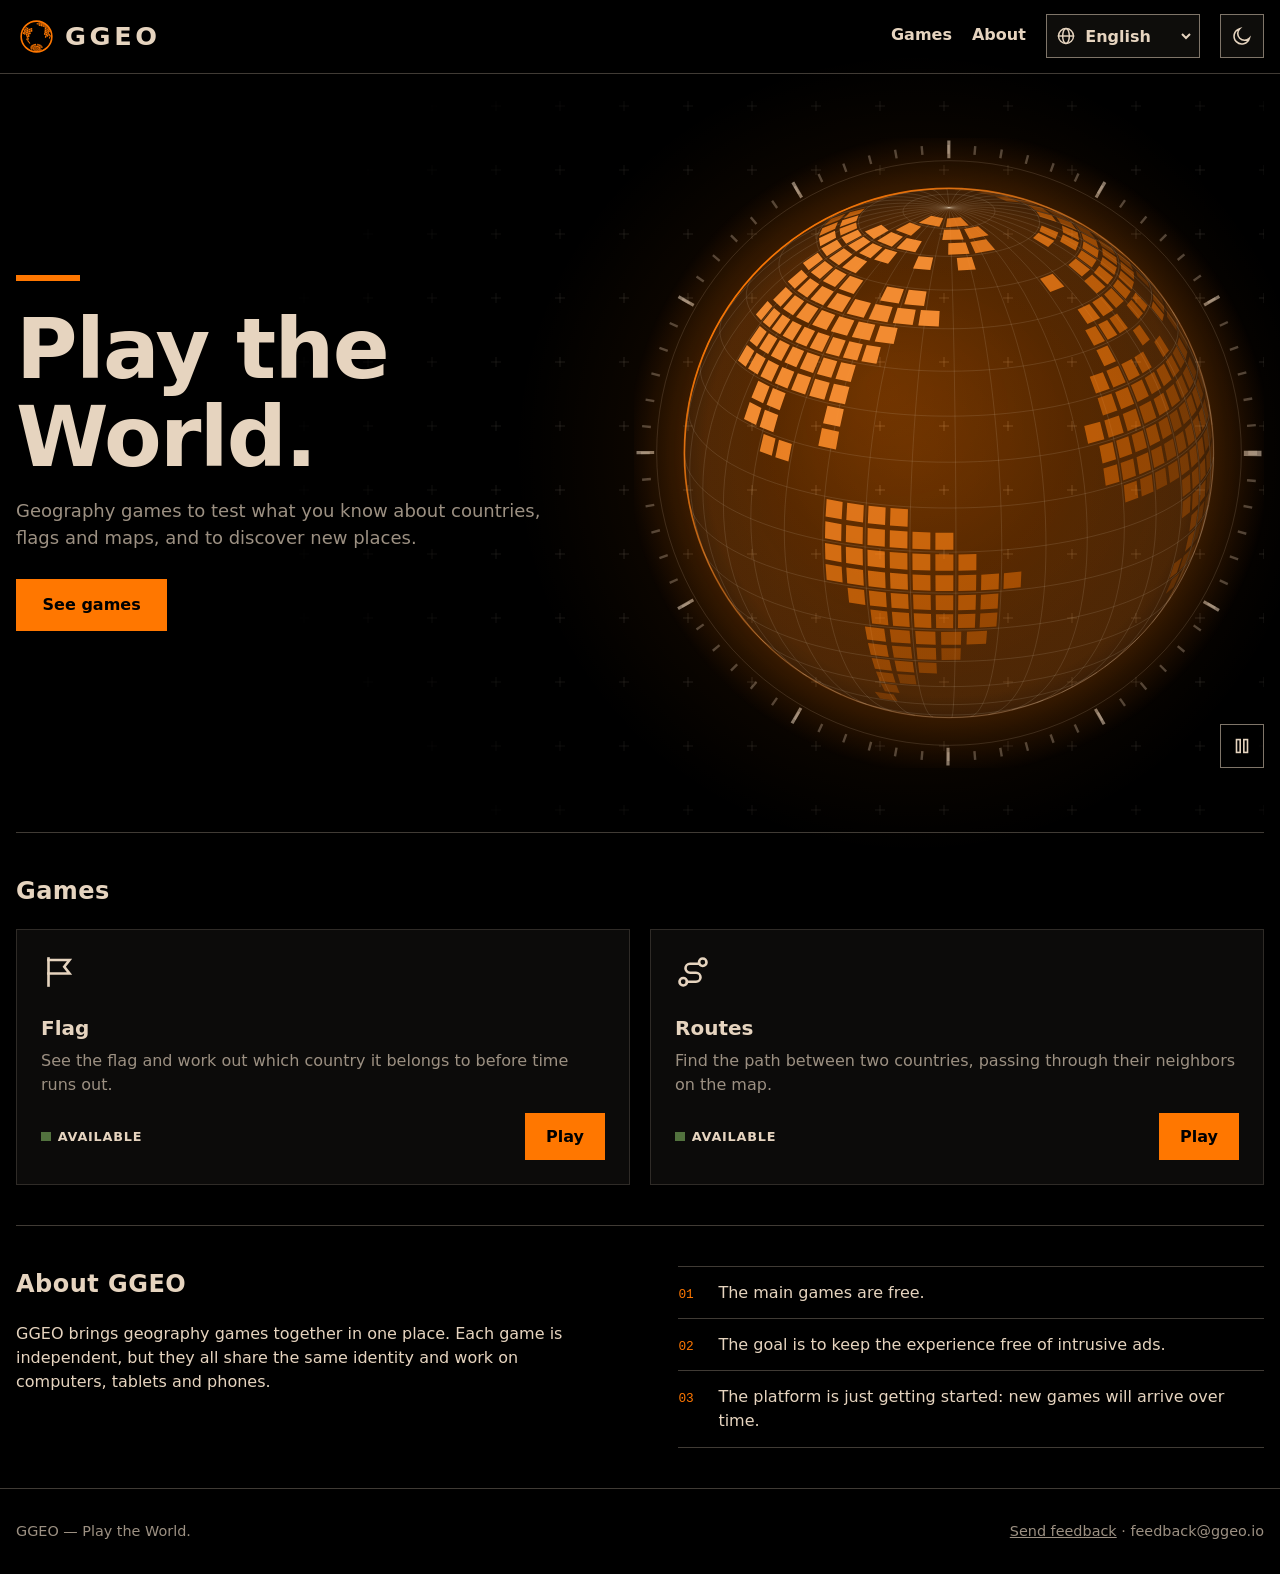
<file: index.html>
<!DOCTYPE html>
<html lang="pt-BR" data-theme="dark">
<head>
    <meta charset="UTF-8">
    <meta name="viewport" content="width=device-width, initial-scale=1.0">
    <title data-i18n="home.title">GGEO — Play the World</title>
    <meta name="description" data-i18n-attr="content:home.description" content="GGEO: jogos de geografia para testar o que você sabe sobre países, bandeiras e mapas.">
    <link rel="icon" type="image/svg+xml" href="assets/favicon.svg">
    <link rel="icon" href="favicon.ico" sizes="48x48">
    <link rel="icon" type="image/png" sizes="48x48" href="assets/favicon-48.png">
    <link rel="icon" type="image/png" sizes="32x32" href="assets/favicon-32.png">
    <link rel="icon" type="image/png" sizes="192x192" href="assets/icon-192.png">
    <link rel="apple-touch-icon" href="assets/apple-touch-icon.png">
    <meta name="theme-color" content="#000000">

    <!-- Prévia ao compartilhar o link (WhatsApp, Discord, redes sociais). As URLs
         precisam ser completas; o domínio definitivo é https://ggeo.io/. -->
    <meta property="og:type" content="website">
    <meta property="og:site_name" content="GGEO">
    <meta property="og:title" content="GGEO — Play the World">
    <meta property="og:description" content="Geography games: test what you know about countries, flags and maps. / Jogos de geografia para testar o que você sabe sobre países, bandeiras e mapas.">
    <meta property="og:url" content="https://ggeo.io/">
    <meta property="og:image" content="https://ggeo.io/assets/og-image.png?v=2">
    <meta property="og:image:width" content="1200">
    <meta property="og:image:height" content="630">
    <meta name="twitter:card" content="summary_large_image">
    <meta name="twitter:image" content="https://ggeo.io/assets/og-image.png?v=2">

    <!-- Idioma escolhido antes de desenhar a página. Veja js/lang.js -->
    <script src="js/lang.js"></script>
    <!-- Tema aplicado antes de desenhar a página (evita piscar). Veja js/theme.js -->
    <script src="js/theme.js"></script>
    <link rel="stylesheet" href="css/main.css">
    <link rel="stylesheet" href="css/components.css">
</head>
<body>
    <a class="skip-link" href="#conteudo" data-i18n="a11y.skip">Pular para o conteúdo</a>

    <header class="site-header">
        <div class="page site-header__inner">
            <!-- Marca do globo + nome em texto (a marca é desenhada por CSS, veja .brand-mark). -->
            <a class="wordmark" href="index.html" data-i18n-attr="aria-label:nav.homeAria" aria-label="GGEO, página inicial"><span class="brand-mark" aria-hidden="true"></span>GGEO</a>
            <nav class="nav" data-i18n-attr="aria-label:nav.main" aria-label="Principal">
                <a href="#jogos" data-i18n="nav.games">Jogos</a>
                <a href="#sobre" data-i18n="nav.about">Sobre</a>
                <div class="lang-picker"><svg class="icon" aria-hidden="true" focusable="false"><use href="assets/icons.svg#globe"/></svg><select data-lang-select data-i18n-attr="aria-label:lang.label" aria-label="Idioma"></select></div>
                <button class="icon-btn" type="button" data-theme-toggle><svg class="icon icon--moon" aria-hidden="true" focusable="false"><use href="assets/icons.svg#moon"/></svg><svg class="icon icon--sun" aria-hidden="true" focusable="false"><use href="assets/icons.svg#sun"/></svg></button>
            </nav>
        </div>
    </header>

    <main id="conteudo">
        <section class="page hero">
            <div class="hero__copy">
                <h1 data-i18n="home.heroTitle">Play the World.</h1>
                <p data-i18n="home.heroText">Jogos de geografia para testar o que você sabe sobre países, bandeiras e mapas, e descobrir lugares novos.</p>
                <a class="btn btn-primary" href="#jogos" data-i18n="home.seeGames">Ver jogos</a>
            </div>

            <!-- Globo 3D decorativo, desenhado por js/globe.js (escondido de leitores de tela).
                 O anel com marcas é só enfeite cartográfico. Sem JavaScript, aparece a logo parada.
                 O botão de pausa só aparece quando o globo está ativo (js/globe.js o libera). -->
            <div class="hero__visual">
                <svg class="hero__bezel" viewBox="0 0 100 100" focusable="false" aria-hidden="true">
                    <circle class="hero__bezel-ring" cx="50" cy="50" r="46.4" />
                    <circle class="hero__bezel-ticks" cx="50" cy="50" r="48.2" pathLength="360" />
                    <circle class="hero__bezel-ticks hero__bezel-major" cx="50" cy="50" r="48.2" pathLength="360" />
                </svg>
                <canvas class="hero__globe" data-globe aria-hidden="true"></canvas>
                <button class="icon-btn hero__motion" type="button" data-globe-toggle hidden aria-pressed="true" data-i18n-attr="aria-label:globe.rotate; title:globe.rotate" aria-label="Girar o globo" title="Girar o globo"><svg class="icon icon--pause" aria-hidden="true" focusable="false"><use href="assets/icons.svg#pause"/></svg><svg class="icon icon--play" aria-hidden="true" focusable="false"><use href="assets/icons.svg#play"/></svg></button>
                <noscript><img class="hero__fallback" src="assets/logo-globe.svg" alt="" width="600" height="600"></noscript>
            </div>
        </section>

        <section class="page section" id="jogos" aria-labelledby="jogos-titulo">
            <h2 id="jogos-titulo" data-i18n="home.gamesTitle">Jogos</h2>
            <div id="catalog" class="catalog">
                <noscript>Ative o JavaScript para ver a lista de jogos.</noscript>
            </div>
        </section>

        <section class="page section about" id="sobre" aria-labelledby="sobre-titulo">
            <h2 id="sobre-titulo" data-i18n="home.aboutTitle">Sobre a GGEO</h2>
            <p data-i18n="home.aboutText">A GGEO reúne jogos de geografia em um só lugar. Cada jogo é independente, mas todos compartilham a mesma identidade e funcionam no computador, no tablet e no celular.</p>
            <ul>
                <li data-i18n="home.about1">Os jogos principais são gratuitos.</li>
                <li data-i18n="home.about2">A ideia é manter a experiência sem anúncios intrusivos.</li>
                <li data-i18n="home.about3">A plataforma está no começo: novos jogos virão aos poucos.</li>
            </ul>
        </section>
    </main>

    <footer class="site-footer">
        <div class="page site-footer__row">
            <span data-i18n="footer.tagline">GGEO — Play the World.</span>
            <span class="site-footer__feedback"><a class="feedback-link" data-feedback data-i18n="feedback.link">Enviar feedback</a></span>
        </div>
    </footer>

    <script type="module" src="js/main.js"></script>
    <script type="module" src="js/feedback.js"></script>
    <script type="module" src="js/globe.js"></script>
</body>
</html>
</file>
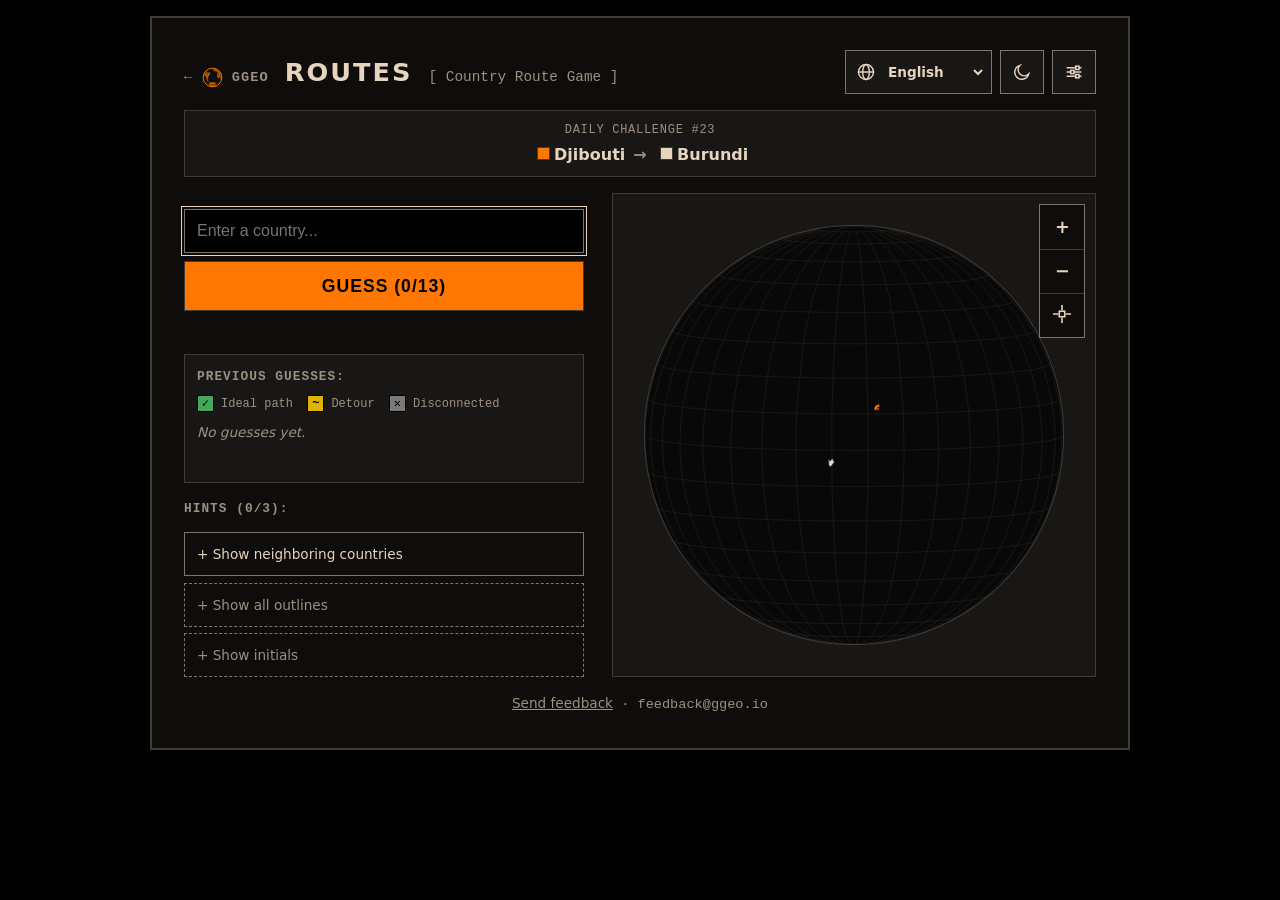
<file: games/rotas/index.html>
<!DOCTYPE html>
<html lang="pt-BR" data-theme="dark">
<head>
    <meta charset="UTF-8">
    <meta name="viewport" content="width=device-width, initial-scale=1.0">
    <title data-i18n="rotas.pageTitle">Rotas — GGEO</title>
    <link rel="icon" type="image/svg+xml" href="../../assets/favicon.svg">
    <link rel="icon" type="image/png" sizes="32x32" href="../../assets/favicon-32.png">
    <link rel="apple-touch-icon" href="../../assets/apple-touch-icon.png">
    <meta name="theme-color" content="#000000">

    <!-- Prévia ao compartilhar o link (WhatsApp, Discord, redes sociais). As URLs
         precisam ser completas; o domínio definitivo é https://ggeo.io/. -->
    <meta property="og:type" content="website">
    <meta property="og:site_name" content="GGEO">
    <meta property="og:title" content="Rotas — GGEO">
    <meta property="og:description" content="Find the path between two countries through their neighbors. / Descubra o caminho entre dois países, passando pelos vizinhos.">
    <meta property="og:url" content="https://ggeo.io/games/rotas/">
    <meta property="og:image" content="https://ggeo.io/assets/og-image.png?v=2">
    <meta property="og:image:width" content="1200">
    <meta property="og:image:height" content="630">
    <meta name="twitter:card" content="summary_large_image">
    <meta name="twitter:image" content="https://ggeo.io/assets/og-image.png?v=2">
    <!-- Idioma, fonte e tema são aplicados antes de desenhar a página. Veja js/lang.js, js/font.js e js/theme.js -->
    <script src="../../js/lang.js"></script>
    <script src="../../js/font.js"></script>
    <script src="../../js/theme.js"></script>
    <link rel="stylesheet" href="../../css/main.css">
    <link rel="stylesheet" href="../../css/game-shell.css">
    <link rel="stylesheet" href="style.css">
    <!-- d3 (globo 3D), guardado no próprio repositório: js/vendor/. Roda antes de game.js. -->
    <script defer src="../../js/vendor/d3.min.js"></script>
    <script type="module" src="../../js/feedback.js"></script>
    <script type="module" src="game.js"></script>
</head>
<body>

    <main class="container rotas">
        <!-- BARRA DO TOPO: voltar, nome do jogo e descrição ao lado dos botões -->
        <div class="topbar">
            <div class="topbar-title">
                <a class="back-platform" href="../../index.html">← <span class="brand-mark" aria-hidden="true"></span>GGEO</a>
                <h1 data-i18n="rotas.title">Rotas</h1>
                <p class="subtitle" data-i18n="rotas.subtitle">[ Jogo de Rotas entre Países ]</p>
            </div>
        <div class="top-controls">
            <div class="lang-picker"><svg class="icon" aria-hidden="true" focusable="false"><use href="../../assets/icons.svg#globe"/></svg><select data-lang-select data-i18n-attr="aria-label:lang.label" aria-label="Idioma"></select></div>
            <button class="icon-btn" id="theme-toggle" data-theme-toggle><svg class="icon icon--moon" aria-hidden="true" focusable="false"><use href="../../assets/icons.svg#moon"/></svg><svg class="icon icon--sun" aria-hidden="true" focusable="false"><use href="../../assets/icons.svg#sun"/></svg></button>
            <button class="icon-btn" id="settings-btn" aria-expanded="false" aria-controls="settings-modal" data-i18n-attr="title:settings.title; aria-label:settings.title" title="Configurações" aria-label="Configurações"><svg class="icon" aria-hidden="true" focusable="false"><use href="../../assets/icons.svg#settings"/></svg></button>
        </div>
        </div>

        <!-- CONFIGURAÇÕES -->
        <div id="settings-modal" class="settings-modal">
            <label for="font-size-select" data-i18n="settings.fontSize">Tamanho da Fonte:</label>
            <select id="font-size-select" data-font-select>
                <option value="small" data-i18n="settings.font.small">Pequena</option>
                <option value="medium" data-i18n="settings.font.medium" selected>Média</option>
                <option value="large" data-i18n="settings.font.large">Grande</option>
                <option value="xlarge" data-i18n="settings.font.xlarge">Muito Grande</option>
            </select>
            <label class="check-row"><input type="checkbox" data-sound-toggle checked> <span data-i18n="settings.sound">Efeitos sonoros</span></label>
        </div>

        <div class="rotas-layout">
            <!-- Origem e destino -->
            <p id="route" class="route" aria-live="polite" data-i18n="rotas.loading">Carregando mapa e fronteiras...</p>

            <!-- Campo de palpite com sugestões -->
            <div class="guess-area">
                <div class="combo">
                    <input type="text" id="country-input" autocomplete="off" autocapitalize="off" spellcheck="false" disabled
                        role="combobox" aria-autocomplete="list" aria-expanded="false" aria-controls="suggestions"
                        data-i18n-attr="placeholder:rotas.placeholder; aria-label:rotas.placeholder"
                        placeholder="Insira um país..." aria-label="Insira um país...">
                    <ul id="suggestions" class="suggestions hidden" role="listbox"></ul>
                </div>
                <button class="btn-primary" id="guess-btn" disabled>…</button>
                <p id="status" class="status" role="status"></p>
            </div>

            <!-- Palpites anteriores -->
            <section class="guesses" aria-labelledby="guesses-title">
                <h2 id="guesses-title" class="section-title" data-i18n="rotas.guessesTitle">Palpites anteriores:</h2>
                <ul id="legend" class="legend" aria-hidden="true"></ul>
                <ol id="guesses-list" class="guesses-list"></ol>
            </section>

            <!-- Dicas em sequência: cada uma libera a próxima -->
            <section class="hints" aria-labelledby="hints-title">
                <h2 id="hints-title" class="section-title">…</h2>
                <button class="hint-btn" id="hint-1-btn" data-i18n="rotas.hint1">+ Mostrar países vizinhos</button>
                <button class="hint-btn" id="hint-2-btn" data-i18n="rotas.hint2" disabled>+ Mostrar todos os contornos</button>
                <button class="hint-btn" id="hint-3-btn" data-i18n="rotas.hint3" disabled>+ Mostrar iniciais</button>
                <p id="hint-3-note" class="hint-note hidden" data-i18n="rotas.hint3Note">Toque ou passe o mouse sobre um país para ver a inicial.</p>
            </section>

            <!-- Resultado: ocupa o lugar da busca, dos palpites e das dicas quando a rodada acaba -->
            <section id="result" class="result hidden" aria-labelledby="result-title">
                <h2 id="result-title">…</h2>
                <p id="result-text" class="result-text hidden"></p>
                <dl id="result-stats" class="result-stats"></dl>
                <ul id="result-marks" class="result-marks" aria-hidden="true"></ul>
                <div id="your-route-block">
                    <p class="ideal-label" data-i18n="rotas.res.yourRoute">Sua rota:</p>
                    <p id="your-route" class="ideal-route"></p>
                </div>
                <p class="ideal-label" data-i18n="rotas.idealRoute">Uma das menores rotas:</p>
                <p id="ideal-route" class="ideal-route"></p>
                <p class="hint-note" data-i18n="rotas.res.mapHint">Explore o mapa: passe o mouse ou toque nos países para ver os nomes.</p>
                <button class="btn-primary" id="play-again-btn" data-i18n="rotas.playAgain">Jogar novamente</button>
                <button class="secondary-btn" id="share-btn" data-i18n="rotas.res.share">Compartilhar resultado</button>
                <button class="secondary-btn" id="share-image-btn" data-i18n="share.image">Compartilhar imagem</button>
                <p id="share-status" class="status" role="status"></p>
            </section>

            <!-- Globo -->
            <div class="globe-wrap">
                <div id="map" class="map" role="img" data-i18n-attr="aria-label:rotas.mapLabel" aria-label="Globo. Arraste para girar."></div>
                <div id="tooltip" class="tooltip hidden" role="presentation"></div>
                <div class="map-controls">
                    <button id="zoom-in-btn" data-i18n-attr="aria-label:rotas.zoomIn; title:rotas.zoomIn" aria-label="Aproximar" title="Aproximar">+</button>
                    <button id="zoom-out-btn" data-i18n-attr="aria-label:rotas.zoomOut; title:rotas.zoomOut" aria-label="Afastar" title="Afastar">−</button>
                    <button id="center-map-btn" data-i18n-attr="aria-label:rotas.center; title:rotas.center" aria-label="Centralizar o mapa" title="Centralizar o mapa"><svg class="icon" aria-hidden="true" focusable="false"><use href="../../assets/icons.svg#recenter"/></svg></button>
                </div>
            </div>
        </div>

        <p class="game-feedback"><a class="feedback-link" data-feedback data-i18n="feedback.link">Enviar feedback</a></p>

        <noscript><p>JavaScript is required / Requer JavaScript.</p></noscript>
    </main>

</body>
</html>
</file>
<file: css/main.css>
/* =============================================================
   GGEO — paleta, tema claro/escuro e base
   -------------------------------------------------------------
   Para refinar as cores, mexa SOMENTE nos valores --ggeo-* abaixo.
   Todo o resto (superfícies, bordas, texto secundário) é derivado
   deles e se ajusta sozinho nos dois temas.

   O tema é escolhido por <html data-theme="dark|light">, definido
   por js/theme.js. Sem esse atributo vale o tema escuro.
   ============================================================= */

:root {
    /* Paleta — tema escuro (padrão) */
    --ggeo-black: #000000;
    --ggeo-beige: #E6D4BF;
    --ggeo-green: #52723E;
    --ggeo-orange: #FF7700;

    /* Papéis: o que cada cor faz na interface */
    --bg: var(--ggeo-black);
    --fg: var(--ggeo-beige);
    --accent: var(--ggeo-orange);       /* laranja: ação principal e destaques */
    --on-accent: var(--ggeo-black);     /* texto sobre o laranja (contraste alto) */
    --secondary: var(--ggeo-green);     /* verde: detalhes e estados "disponível" */

    /* Derivados (não edite: recalculam a partir de --bg e --fg) */
    --surface: color-mix(in srgb, var(--fg) 6%, var(--bg));
    --surface-2: color-mix(in srgb, var(--fg) 11%, var(--bg));
    --border: color-mix(in srgb, var(--fg) 28%, var(--bg));
    --muted: color-mix(in srgb, var(--fg) 68%, var(--bg));
    --input-bg: var(--bg);

    /* Acessibilidade (WCAG 1.4.11): contorno de controles precisa de pelo menos 3:1
       contra o fundo. --border (28%) continua para divisórias e enfeites; controles
       interativos (campos, botões, seletores) usam --border-control. */
    --border-control: color-mix(in srgb, var(--fg) 55%, var(--bg));
    /* Laranja usado como TEXTO, borda ou indicador. No tema escuro é o próprio laranja. */
    --accent-ink: var(--accent);

    /* Cores funcionais (certo/errado), independentes da marca */
    --success: #2e7d32;
    --error: #c62828;

    /* Forma e tipografia */
    --radius: 0;
    --font-sans: ui-sans-serif, system-ui, -apple-system, "Segoe UI", Roboto, "Helvetica Neue", Arial, sans-serif;
    /* Dois papéis de fonte: sans para interface e leitura; mono só para dados
       (contadores, coordenadas, porcentagens, rótulos e metadados). Só fontes do
       sistema: nada para baixar. Textos em mandarim caem na fonte chinesa do sistema. */
    --font-mono: ui-monospace, "SF Mono", "Cascadia Mono", Consolas, "Liberation Mono", Menlo, monospace;
}

/* Paleta — tema claro. Só muda o que a imagem da marca diferencia. */
:root[data-theme="light"] {
    --ggeo-green: #586352;
    --ggeo-orange: #C4761D;

    --bg: var(--ggeo-beige);
    --fg: var(--ggeo-black);

    /* O laranja do tema claro tem só 2,4:1 sobre o bege: serve de fundo de botão
       (texto preto por cima), mas não de texto/borda. Esta versão escurecida dá 4,9:1. */
    --accent-ink: color-mix(in srgb, var(--ggeo-orange) 65%, #000);
}

/* ---------- Base ---------- */

*, *::before, *::after {
    box-sizing: border-box;
}

/* Telas grandes (2K, 4K, ultrawide): tudo no site é medido em rem, então basta
   aumentar o tamanho-base para o site inteiro crescer junto. Até 1920×1080 nada
   muda (continua o tamanho padrão do navegador, que respeita a preferência da
   pessoa); acima disso cresce na proporção da tela, limitado pela largura e
   pela altura para o jogo continuar cabendo. */
html {
    font-size: max(100%, min(calc(100vw / 120), calc(100vh / 67.5)));
}

body {
    margin: 0;
    background-color: var(--bg);
    color: var(--fg);
    font-family: var(--font-sans);
    line-height: 1.5;
    transition: background-color 0.2s, color 0.2s;
}

:focus-visible {
    outline: 2px solid var(--accent);
    outline-offset: 2px;
}

/* No tema claro o laranja sobre o bege fica com ~2,4:1, abaixo dos 3:1
   recomendados para o anel de foco do teclado; usa a cor do texto. */
:root[data-theme="light"] :focus-visible {
    outline-color: var(--fg);
}

.hidden {
    display: none !important;
}

/* Quem usa outro idioma que não o português fica sem ver a página por um
   instante, até js/i18n.js trocar os textos (veja js/lang.js). */
html.i18n-loading body {
    visibility: hidden;
}

/* ---------- Marca do globo (assets/logo-mark.svg) ---------- */
/* O desenho é o mesmo do favicon, usado como máscara: a cor segue o laranja do tema
   (#FF7700 no escuro, #C4761D no claro). Decorativa: o nome "GGEO" fica em texto ao lado. */

.brand-mark {
    display: inline-block;
    flex: none;
    width: 1.6em;
    height: 1.6em;
    background: var(--accent);
    -webkit-mask: url("../assets/logo-mark.svg") center / contain no-repeat;
    mask: url("../assets/logo-mark.svg") center / contain no-repeat;
}

/* ---------- Ícones (sprite em assets/icons.svg) ---------- */
/* Mesmo traço dos ícones dos cartões. O tamanho acompanha a fonte do botão. */

.icon {
    width: 1.25em;
    height: 1.25em;
    flex: none;
    fill: none;
    stroke: currentColor;
    stroke-width: 1.75;
    stroke-linecap: square;
    stroke-linejoin: miter;
    vertical-align: -0.2em;
}

/* Botão de tema: o ícone mostrado é o do tema atual (como antes: lua no escuro, sol no claro). */
.icon--sun,
:root[data-theme="light"] .icon--moon {
    display: none;
}
:root[data-theme="light"] .icon--sun {
    display: inline-block;
}

/* ---------- Seletor de idioma ---------- */
/* Mostra o nome de cada idioma no próprio idioma (Português, English, Español). */

.lang-picker {
    display: inline-flex;
    align-items: center;
    gap: 0.3rem;
    min-height: 2.75rem;
    padding-inline: 0.6rem 0.3rem;
    border: 1px solid var(--border-control);
    border-radius: var(--radius);
    background: var(--surface);
    color: var(--fg);
}

.lang-picker:hover,
.lang-picker:focus-within {
    border-color: var(--accent-ink);
}

.lang-picker select {
    align-self: stretch; /* o seletor ocupa a altura toda: a área clicável fica de 44px */
    border: 0;
    background: transparent;
    color: inherit;
    font: inherit;
    font-weight: 600;
    cursor: pointer;
}

.lang-picker select option {
    background-color: var(--bg);
    color: var(--fg);
}

.visually-hidden {
    position: absolute;
    width: 1px;
    height: 1px;
    overflow: hidden;
    clip: rect(0 0 0 0);
    white-space: nowrap;
}

/* ---------- Link de feedback (home e jogos) ---------- */

.feedback-link {
    color: var(--muted);
    text-decoration: underline;
    cursor: pointer;
    /* área de toque de ~44px sem mexer no layout (o padding é cancelado pela margem negativa) */
    display: inline-block;
    padding-block: 0.75rem;
    margin-block: -0.75rem;
}

.feedback-link:hover {
    color: var(--fg);
}

.game-feedback {
    margin: 1rem 0 0;
    text-align: center;
    font-size: 0.85em;
}

.feedback-address {
    color: var(--muted);
    user-select: all;
}
</file>
<file: css/components.css>
/* =============================================================
   GGEO — componentes da plataforma (cabeçalho, botões, cartões)
   Usado pelas páginas da plataforma. Os jogos têm o próprio CSS.
   Cores e formas vêm das variáveis de css/main.css.
   ============================================================= */

/* ---------- Layout ---------- */

.page {
    width: min(100% - 2rem, 80rem);
    margin-inline: auto;
}

/* Brilhos decorativos do Hero passam um pouco da largura da página; isto evita barra de rolagem lateral. */
main {
    overflow-x: clip;
}

.skip-link {
    position: absolute;
    left: 1rem;
    top: -4rem;
    padding: 0.5rem 1rem;
    background: var(--accent);
    color: var(--on-accent);
    font-weight: 700;
    z-index: 10;
}
.skip-link:focus {
    top: 1rem;
}

.section {
    padding-block: 2.5rem;
    border-top: 1px solid var(--border);
}

.section h2 {
    margin: 0 0 1.25rem;
    font-size: 1.5rem;
    letter-spacing: 0.02em;
}

/* ---------- Cabeçalho ---------- */

.site-header {
    border-bottom: 1px solid var(--border);
}

.site-header__inner {
    display: flex;
    flex-wrap: wrap;
    align-items: center;
    justify-content: space-between;
    gap: 0.75rem 1.5rem;
    padding-block: 0.9rem;
}

.wordmark {
    display: inline-flex;
    align-items: center;
    gap: 0.5rem;
    min-height: 2.75rem;
    color: var(--fg);
    font-size: 1.6rem;
    font-weight: 800;
    letter-spacing: 0.14em;
    text-decoration: none;
}

.nav {
    display: flex;
    flex-wrap: wrap;
    align-items: center;
    gap: 0.5rem 1.25rem;
}

.nav a {
    color: var(--fg);
    font-weight: 600;
    text-decoration: none;
    display: inline-flex;
    align-items: center;
    min-height: 2.75rem;
    padding-block: 0.25rem;
    border-bottom: 2px solid transparent;
}
.nav a:hover {
    border-bottom-color: var(--accent-ink);
}

/* ---------- Botões ---------- */

.btn {
    display: inline-flex;
    align-items: center;
    justify-content: center;
    padding: 0.65rem 1.25rem;
    border: 1px solid var(--border-control);
    border-radius: var(--radius);
    background: transparent;
    color: var(--fg);
    font: inherit;
    font-weight: 700;
    text-decoration: none;
    cursor: pointer;
}

.btn-primary {
    background: var(--accent);
    border-color: var(--accent);
    color: var(--on-accent);
}
.btn-primary:hover {
    filter: brightness(1.08);
}

.btn[aria-disabled="true"] {
    opacity: 0.55;
    cursor: not-allowed;
}

.icon-btn {
    display: inline-flex;
    align-items: center;
    justify-content: center;
    width: 2.75rem;
    height: 2.75rem;
    border: 1px solid var(--border-control);
    border-radius: var(--radius);
    background: var(--surface);
    color: var(--fg);
    font-size: 1.1rem;
    cursor: pointer;
}
.icon-btn:hover {
    border-color: var(--accent-ink);
}

/* ---------- Início (hero) ---------- */

/* Duas colunas no computador (texto à esquerda, globo 3D à direita); no celular,
   texto primeiro e globo logo abaixo. */
.hero {
    position: relative;
    isolation: isolate;
    display: grid;
    grid-template-columns: minmax(0, 1fr);
    align-items: center;
    gap: clamp(1.5rem, 4vw, 4rem);
    padding-block: clamp(2rem, 5vw, 4rem);
}

@media (min-width: 56rem) {
    .hero {
        grid-template-columns: minmax(0, 0.9fr) minmax(0, 1.1fr);
    }
}

/* Textura cartográfica: marcas de registro em "+" (como nos cantos de um mapa impresso),
   que somem longe do globo. A cor vai dentro da imagem, então há uma versão para cada tema. */
.hero::before {
    content: "";
    position: absolute;
    inset: 0;
    z-index: -1;
    pointer-events: none;
    background-image: url("data:image/svg+xml,%3Csvg xmlns='http://www.w3.org/2000/svg' width='64' height='64' viewBox='0 0 64 64'%3E%3Cpath d='M32 27v10M27 32h10' fill='none' stroke='%23E6D4BF' stroke-opacity='.28'/%3E%3C/svg%3E");
    background-size: 4rem 4rem;
    -webkit-mask-image: radial-gradient(ellipse 55% 70% at 74% 50%, #000, transparent);
    mask-image: radial-gradient(ellipse 55% 70% at 74% 50%, #000, transparent);
}

:root[data-theme="light"] .hero::before {
    background-image: url("data:image/svg+xml,%3Csvg xmlns='http://www.w3.org/2000/svg' width='64' height='64' viewBox='0 0 64 64'%3E%3Cpath d='M32 27v10M27 32h10' fill='none' stroke='%23000' stroke-opacity='.26'/%3E%3C/svg%3E");
}

/* Iluminação ambiente: brilho laranja suave atrás do globo. */
.hero::after {
    content: "";
    position: absolute;
    z-index: -1;
    pointer-events: none;
    top: 50%;
    right: -4%;
    width: min(50rem, 100%);
    aspect-ratio: 1;
    translate: 0 -50%;
    background: radial-gradient(closest-side, color-mix(in srgb, var(--accent) 15%, transparent), transparent);
}

/* No bege o laranja pesa mais; o brilho fica mais fraco. */
:root[data-theme="light"] .hero::after {
    background: radial-gradient(closest-side, color-mix(in srgb, var(--accent) 9%, transparent), transparent);
}

.hero__copy::before {
    content: "";
    display: block;
    width: 4rem;
    height: 0.4rem;
    margin-bottom: 1.5rem;
    background: var(--accent);
}

.hero h1 {
    margin: 0 0 1rem;
    font-size: clamp(2.5rem, 7vw, 5.25rem);
    line-height: 1.05;
    letter-spacing: -0.02em;
}

.hero p {
    max-width: 34rem;
    margin: 0 0 1.75rem;
    color: var(--muted);
    font-size: 1.125rem;
}

.hero .btn-primary {
    padding: 0.8rem 1.6rem;
    border-radius: var(--radius);
    transition: transform 0.25s ease, box-shadow 0.25s ease, filter 0.25s ease;
}

.hero .btn-primary:hover {
    transform: translateY(-2px);
    box-shadow: 0 0.6rem 1.8rem -0.6rem color-mix(in srgb, var(--accent) 65%, transparent);
}

/* Globo e anel. O canvas é desenhado por js/globe.js e entra com um fade. */
.hero__visual {
    position: relative;
    justify-self: center;
    width: min(100%, 30rem);
    aspect-ratio: 1;
}

/* No computador o globo é grande, mas limitado pela altura da tela: assim o começo da
   seção de jogos já aparece logo abaixo. */
@media (min-width: 56rem) {
    .hero__visual {
        justify-self: end;
        width: min(100%, 44rem, 70vh);
    }
}

.hero__globe,
.hero__bezel,
.hero__fallback {
    position: absolute;
    inset: 0;
    width: 100%;
    height: 100%;
}

.hero__motion {
    position: absolute;
    right: 0;
    bottom: 0;
    z-index: 2;
    width: 2.75rem;
    height: 2.75rem;
    background: color-mix(in srgb, var(--bg) 70%, transparent);
}
.hero__motion[hidden] { display: none; }
.hero__motion .icon--play,
.hero__motion[aria-pressed="false"] .icon--pause { display: none; }
.hero__motion[aria-pressed="false"] .icon--play { display: inline-block; }

/* Se a pessoa pausa, o anel também para (a rotação dele é CSS). */
.hero__visual.is-paused .hero__bezel { animation-play-state: paused; }

.hero__fallback {
    inset: 8%;
    width: 84%;
    height: 84%;
}

.hero__globe {
    opacity: 0;
    transition: opacity 0.9s ease;
}

.hero__visual.is-ready .hero__globe {
    opacity: 1;
}

/* Anel com marcas de graus ao redor do globo: gira bem devagar. */
.hero__bezel {
    color: var(--fg);
    animation: hero-bezel 240s linear infinite;
}

.hero__bezel circle {
    fill: none;
    stroke: currentColor;
}

.hero__bezel-ring {
    stroke-opacity: 0.16;
    stroke-width: 0.15;
}

.hero__bezel-ticks {
    stroke-opacity: 0.3;
    stroke-width: 1.4;
    stroke-dasharray: 0.45 4.55;
}

.hero__bezel-major {
    stroke-opacity: 0.55;
    stroke-width: 2.8;
    stroke-dasharray: 0.6 29.4;
}

@keyframes hero-bezel {
    to { transform: rotate(360deg); }
}

/* ---------- Catálogo ---------- */

.catalog {
    display: grid;
    grid-template-columns: repeat(auto-fill, minmax(min(100%, 26rem), 1fr));
    gap: 1.25rem;
}

/* Cartão no estilo das imagens de compartilhamento: painel translúcido com contorno
   fino. No hover (ou foco por teclado) o contorno vira laranja e uma luz suave
   aparece no canto superior. */
.game-card {
    position: relative;
    isolation: isolate;
    overflow: hidden;
    display: flex;
    flex-direction: column;
    gap: 1rem;
    padding: 1.5rem;
    border: 1px solid color-mix(in srgb, var(--fg) 16%, transparent);
    border-radius: var(--radius);
    background: color-mix(in srgb, var(--fg) 5%, transparent);
    transition: border-color 0.3s ease, background-color 0.3s ease, box-shadow 0.3s ease, transform 0.3s ease;
}

.game-card::before {
    content: "";
    position: absolute;
    inset: 0;
    z-index: -1;
    pointer-events: none;
    opacity: 0;
    background: radial-gradient(120% 90% at 0% 0%, color-mix(in srgb, var(--accent) 17%, transparent), transparent 62%);
    transition: opacity 0.35s ease;
}

.game-card:focus-within {
    border-color: color-mix(in srgb, var(--accent-ink) 70%, transparent);
    background: color-mix(in srgb, var(--fg) 7%, transparent);
    box-shadow: 0 0 0 1px color-mix(in srgb, var(--accent) 22%, transparent);
}
.game-card:focus-within::before {
    opacity: 1;
}

/* O levantar do cartão só no que tem mouse de verdade (no toque o :hover "gruda"). */
@media (hover: hover) {
    .game-card:hover {
        border-color: color-mix(in srgb, var(--accent-ink) 70%, transparent);
        background: color-mix(in srgb, var(--fg) 7%, transparent);
        box-shadow:
            0 1.25rem 2.5rem -1.5rem color-mix(in srgb, var(--accent) 50%, transparent),
            0 0 0 1px color-mix(in srgb, var(--accent) 22%, transparent);
        transform: translateY(-3px);
    }
    .game-card:hover::before {
        opacity: 1;
    }
    .game-card:hover .game-card__icon {
        color: var(--accent);
        transform: scale(1.08);
    }
}

.game-card__icon {
    color: var(--fg);
    transform-origin: left center;
    transition: color 0.3s ease, transform 0.3s ease;
}

/* No tema claro o laranja sobre o bege fica fraco; o ícone segue na cor do texto. */
:root[data-theme="light"] .game-card:hover .game-card__icon {
    color: var(--fg);
}

.game-card .btn-primary {
    border-radius: var(--radius);
    transition: transform 0.25s ease, box-shadow 0.25s ease, filter 0.25s ease;
}
.game-card .btn-primary:hover {
    transform: translateY(-1px);
    box-shadow: 0 0.5rem 1.4rem -0.5rem color-mix(in srgb, var(--accent) 65%, transparent);
}

/* Quem prefere menos movimento fica sem o anel girando e sem os "levantares". */
@media (prefers-reduced-motion: reduce) {
    .hero__bezel {
        animation: none;
    }
    .hero__globe,
    .game-card,
    .game-card::before,
    .game-card__icon,
    .hero .btn-primary,
    .game-card .btn-primary {
        transition: none;
    }
    .game-card:hover,
    .game-card:hover .game-card__icon,
    .hero .btn-primary:hover,
    .game-card .btn-primary:hover {
        transform: none;
    }
}

.game-card__body {
    flex: 1;
}

.game-card__title {
    margin: 0 0 0.4rem;
    font-size: 1.25rem;
}

.game-card__text {
    margin: 0;
    color: var(--muted);
}

.game-card__footer {
    display: flex;
    align-items: center;
    justify-content: space-between;
    gap: 1rem;
}

.badge {
    display: inline-flex;
    align-items: center;
    gap: 0.45rem;
    font-size: 0.8rem;
    font-weight: 700;
    letter-spacing: 0.06em;
    text-transform: uppercase;
}
.badge::before {
    content: "";
    width: 0.6rem;
    height: 0.6rem;
    background: var(--secondary); /* quadradinho, como os pixels da logo; verde só como detalhe, nunca como fundo de texto */
}
.badge--soon::before {
    background: var(--muted);
}

/* ---------- Sobre e rodapé ---------- */

.about p {
    max-width: 42rem;
    margin: 0 0 1rem;
}

/* Lista como "fatos" numerados em mono (01, 02, 03), com o quadradinho da marca. */
.about ul {
    max-width: 42rem;
    margin: 0;
    padding: 0;
    list-style: none;
    counter-reset: fact;
}

.about li {
    counter-increment: fact;
    display: grid;
    grid-template-columns: 2.5rem 1fr;
    align-items: baseline;
    padding-block: 0.85rem;
    border-top: 1px solid var(--border);
    color: var(--fg);
}
.about li:last-child { border-bottom: 1px solid var(--border); }
.about li::before {
    content: counter(fact, decimal-leading-zero);
    font-family: var(--font-mono);
    font-size: 0.8rem;
    color: var(--accent-ink);
}

/* No computador: texto à esquerda e lista à direita (antes a metade direita ficava vazia). */
@media (min-width: 56rem) {
    .about {
        display: grid;
        grid-template-columns: minmax(0, 1fr) minmax(0, 1fr);
        grid-template-rows: auto 1fr;
        column-gap: clamp(2rem, 6vw, 5rem);
        align-items: start;
    }
    .about h2 { grid-column: 1; }
    .about p { grid-column: 1; max-width: none; }
    .about ul { grid-column: 2; grid-row: 1 / span 2; max-width: none; align-self: center; }
}

.site-footer {
    padding-block: 2rem;
    border-top: 1px solid var(--border);
    color: var(--muted);
    font-size: 0.9rem;
}

/* ---------- Link de feedback ---------- */

.site-footer__feedback { white-space: normal; }

.site-footer__row {
    display: flex;
    flex-wrap: wrap;
    justify-content: space-between;
    gap: 0.5rem 1rem;
}
</file>
<file: css/game-shell.css>
/* =============================================================
   GGEO — estrutura comum dos jogos (cartão central, botões do topo,
   configurações, campos e botão principal). Importado por cada jogo
   antes do style.css dele; o jogo só acrescenta/ajusta o que é dele.
   O tamanho da fonte (data-font) é definido por js/font.js.
   ============================================================= */

:root {
    --base-font-size: 1rem;
}

:root[data-font="small"] { --base-font-size: 0.85rem; }

:root[data-font="medium"] { --base-font-size: 1rem; }

:root[data-font="large"] { --base-font-size: 1.15rem; }

:root[data-font="xlarge"] { --base-font-size: 1.35rem; }

body {
    font-family: var(--font-sans);
    background-color: var(--bg);
    color: var(--fg);
    margin: 0;
    display: flex;
    justify-content: center;
    align-items: center;
    min-height: 100vh;
    min-height: 100dvh;      /* celular: descontar a barra do navegador */
    box-sizing: border-box;
    /* Margem em volta do cartão: telas de celular têm cantos arredondados/curvos
       e o cartão colado na borda era cortado. O env() respeita recortes (notch). */
    padding: max(0.75rem, env(safe-area-inset-top)) max(0.75rem, env(safe-area-inset-right))
             max(0.75rem, env(safe-area-inset-bottom)) max(0.75rem, env(safe-area-inset-left));
    font-size: var(--base-font-size);
    transition: background-color 0.2s, color 0.2s;
}

.container {
    background-color: var(--surface);
    padding: 2rem;
    border-radius: 0;
    border: 2px solid var(--border);
    width: 100%;
    max-width: 31.25rem;
    text-align: center;
    position: relative;
    box-sizing: border-box;
}

.top-controls {
    display: flex;
    flex-wrap: wrap;
    justify-content: flex-end;
    align-items: center;
    gap: 0.5rem;
    margin-bottom: 0.75rem;
}

.top-controls .lang-picker {
    height: 2.75rem;
    min-height: 0;
    background: var(--surface-2);
}

/* O estilo genérico de "select" mais abaixo (largura total, padding grande)
   não vale para o seletor de idioma, que é compacto. */
.top-controls .lang-picker select {
    width: auto;
    padding: 0 0.2rem;
    border: 0;
    background: transparent;
    font-size: 0.85rem;
}

.top-controls .lang-picker select:focus {
    outline: none; /* o foco aparece na borda do .lang-picker (focus-within) */
}

.icon-btn {
    background: var(--surface-2);
    border: 1px solid var(--border-control);
    color: var(--fg);
    width: 2.75rem;
    height: 2.75rem;
    border-radius: 0;
    display: flex;
    justify-content: center;
    align-items: center;
    cursor: pointer;
    font-size: 1rem;
    font-weight: bold;
}

.icon-btn:hover {
    background: var(--border);
}

.settings-modal {
    display: none;
    position: absolute;
    top: 4.5rem;
    right: 1rem;
    background-color: var(--surface);
    border: 1px solid var(--border);
    border-radius: 0;
    padding: 1rem;
    z-index: 10;
    text-align: left;
    width: 13.125rem;
}

.settings-modal.active {
    display: block;
}

.settings-modal label {
    font-size: 0.85rem;
    color: var(--muted);
    font-weight: bold;
    display: block;
    margin-bottom: 0.4rem;
}

.settings-modal select {
    width: 100%;
    padding: 0.4rem;
    border-radius: 0;
    border: 1px solid var(--border-control);
    background-color: var(--input-bg);
    color: var(--fg);
}

select, input {
    width: 100%;
    padding: 0.75rem;
    border-radius: 0;
    border: 1px solid var(--border-control);
    background-color: var(--input-bg);
    color: var(--fg);
    font-size: 1em;
    box-sizing: border-box;
}

select:focus, input:focus {
    outline: 1px solid var(--fg);
}

.btn-primary {
    white-space: nowrap; /* "提交" e outros textos curtos não quebram em duas linhas */
    width: 100%;
    padding: 0.85rem;
    border: 1px solid var(--border);
    border-radius: 0;
    background-color: var(--accent);
    color: var(--on-accent);
    font-weight: bold;
    font-size: 1.1em;
    cursor: pointer;
    text-transform: uppercase;
    letter-spacing: 1px;
    margin-top: 0.5rem;
}

.btn-primary:hover {
    opacity: 0.85;
}

/* Link para voltar à página inicial da GGEO (tela de menu do jogo) */
.back-platform {
    display: inline-block;
    margin-bottom: 0.5rem;
    color: var(--muted);
    font-size: 0.85em;
    font-weight: 700;
    letter-spacing: 0.08em;
    text-decoration: none;
    /* área de toque de ~44px sem mexer no layout (padding cancelado pela margem negativa) */
    padding-block: 0.75rem;
}

.back-platform:hover {
    color: var(--fg);
    text-decoration: underline;
}

h1 {
    margin-top: 0.5rem;
    margin-bottom: 0.2rem;
    font-size: 2em;
    letter-spacing: 2px;
    text-transform: uppercase;
}

p.subtitle {
    color: var(--muted);
    margin-bottom: 1.5rem;
    font-size: 0.9em;
}

/* ---------- Sugestões de países (js/autocomplete.js) ---------- */

.combo { position: relative; flex: 1; min-width: 0; }

.suggestions {
    position: absolute;
    z-index: 20;
    top: 100%;
    left: 0;
    right: 0;
    margin: 0;
    padding: 0;
    list-style: none;
    max-height: 11rem;
    overflow-y: auto;
    text-align: left;
    background: var(--surface);
    border: 1px solid var(--fg);
    border-top: 0;
    box-shadow: 0 8px 18px rgba(0, 0, 0, 0.35);
}

.suggestions li {
    padding: 0.6rem 0.75rem;
    cursor: pointer;
    border-bottom: 1px solid var(--border);
}
.suggestions li:last-child { border-bottom: 0; }
.suggestions li:hover,
.suggestions li[aria-selected="true"] { background: var(--surface-2); }
.suggestions li[aria-selected="true"] { outline: 2px solid var(--fg); outline-offset: -2px; }
.suggestions mark { background: none; color: var(--accent); font-weight: bold; }
:root[data-theme="light"] .suggestions mark { color: var(--fg); text-decoration: underline; }

/* ---------- Efeitos sonoros (checkbox nas configurações) ---------- */

.settings-modal .check-row {
    display: flex;
    align-items: center;
    gap: 0.5rem;
    margin: 0.9rem 0 0;
    cursor: pointer;
}
.settings-modal .check-row input {
    width: auto;
    padding: 0;
    margin: 0;
    accent-color: var(--accent);
}

/* ---------- Barra do topo (todos os jogos): voltar + nome + descrição | botões ---------- */

.topbar {
    display: flex;
    flex-wrap: wrap;
    align-items: center;
    justify-content: space-between;
    gap: 0.75rem 1.25rem; /* linha de 12px: o link de voltar (alvo de 44px) não invade os botões */
    margin-bottom: 1rem;
}

.topbar-title {
    display: flex;
    flex-wrap: wrap;
    align-items: baseline;
    gap: 0.15rem 1rem;
    min-width: 0;
    text-align: left;
}

.topbar-title h1 { margin: 0; font-size: 1.6em; }
.topbar-title .back-platform { margin: -0.75rem 0; display: inline-flex; align-items: center; gap: 0.4rem; }
.back-platform .brand-mark { width: 1.9em; height: 1.9em; }
.topbar-title .subtitle { margin: 0; }

.topbar .top-controls {
    margin: 0;
    flex-wrap: nowrap;
    margin-left: auto;
}

/* Celular: botões em cima (como antes) e o título embaixo, centralizado */
@media (max-width: 640px) {
    .topbar .top-controls { order: -1; width: 100%; justify-content: flex-end; }
    .topbar-title { width: 100%; justify-content: center; text-align: center; }
}

/* Celular estreito: cartão com menos "respiro" interno para sobrar espaço ao conteúdo */
@media (max-width: 480px) {
    .container { padding: 1.25rem; }
}

/* ---------- Papéis tipográficos ----------
   Interface e leitura em sans (herdada do body). Fonte mono só para dados e
   metadados: contadores, porcentagens, rótulos pequenos e o "voltar". Os
   selectors específicos de cada jogo ficam no style.css dele. */

.back-platform,
p.subtitle,
.feedback-address {
    font-family: var(--font-mono);
}

/* ---------- Botão secundário (compartilhar, etc.) ---------- */

.secondary-btn {
    width: 100%;
    margin-top: 0.5rem;
    padding: 0.7rem;
    font: inherit;
    font-weight: bold;
    color: var(--fg);
    background: transparent;
    border: 1px solid var(--border-control);
    cursor: pointer;
}
.secondary-btn:hover { border-color: var(--fg); }
.secondary-btn .icon { margin-inline-end: 0.5rem; }

/* ---------- Janela da imagem de compartilhar (js/share-card.js) ---------- */

.share-dialog {
    width: min(26rem, calc(100vw - 2rem));
    max-height: calc(100dvh - 2rem);
    padding: 1rem;
    color: var(--fg);
    background: var(--bg);
    border: 1px solid var(--border-control);
    border-radius: 0;
    overflow: auto;
}
.share-dialog::backdrop { background: rgba(0, 0, 0, 0.7); }
.share-dialog__title { margin: 0 0 0.75rem; font-size: 1.1rem; }
.share-dialog__layouts { display: flex; gap: 0.5rem; margin-bottom: 0.75rem; }
.share-dialog__layout {
    flex: 1;
    min-height: 2.75rem;
    padding: 0.4rem 0.5rem;
    font: inherit;
    font-family: var(--font-mono);
    font-size: 0.85em;
    color: var(--fg);
    background: transparent;
    border: 1px solid var(--border-control);
    border-radius: 0;
    cursor: pointer;
}
.share-dialog__layout[aria-pressed="true"] { color: var(--bg); background: var(--fg); border-color: var(--fg); }
.share-dialog__preview {
    display: block;
    width: auto;
    max-width: 100%;
    height: min(60dvh, 34rem);
    aspect-ratio: 9 / 16;
    margin: 0 auto 0.75rem;
    border: 1px solid var(--border);
}
.share-dialog__actions { display: grid; gap: 0.5rem; }
.share-dialog__actions .btn-primary, .share-dialog__actions .secondary-btn { margin-top: 0; min-height: 2.75rem; }
.share-dialog__status { min-height: 1.25em; margin: 0.5rem 0 0; font-size: 0.85em; color: var(--muted); }

@media (prefers-reduced-motion: reduce) {
    * { transition: none !important; }
}


/* ---------- Pesquisa flutuante no celular (js/floating-search.js) ---------- */

.search-bar { display: none; }

.search-panel.is-floating {
    position: fixed;
    top: 0;                        /* o JS ajusta pela viewport visual (iOS) */
    left: 0;
    right: 0;
    z-index: 60;
    padding: 0.5rem max(1rem, calc((100% - 40rem) / 2)) 0.75rem;
    background: var(--bg);
    border-bottom: 1px solid var(--border-control);
    box-shadow: 0 8px 18px rgba(0, 0, 0, 0.45);
}

.search-panel.is-floating .search-bar {
    display: flex;
    align-items: center;
    justify-content: space-between;
    gap: 0.75rem;
    margin-bottom: 0.4rem;
}

.search-context {
    font-family: var(--font-mono, ui-monospace, monospace);
    font-size: 0.8em;
    color: var(--muted);
    overflow: hidden;
    text-overflow: ellipsis;
    white-space: nowrap;
}

.search-close {
    flex: none;
    min-width: 44px;
    min-height: 44px;
    margin: -0.4rem -0.5rem -0.4rem 0;
    background: none;
    border: 0;
    color: var(--fg);
    font-size: 1.1rem;
    cursor: pointer;
}

/* sugestões: só o que cabe entre o painel e o teclado */
.search-panel.is-floating .suggestions {
    max-height: max(6rem, min(11rem, calc(var(--vv-h, 100vh) - var(--dock-h, 0px) - 1rem)));
}

/* Posicionamento "bottom" (Rush): painel compacto colado ao teclado; o resumo só aparece quando há texto */
.search-panel.is-floating.is-bottom {
    top: auto;
    bottom: 0;
    padding-top: 0.5rem;
    border-bottom: 0;
    border-top: 1px solid var(--border-control);
    box-shadow: 0 -8px 18px rgba(0, 0, 0, 0.45);
}
.search-panel.is-floating.is-bottom .search-bar { display: none; margin-bottom: 0.3rem; }
.search-panel.is-floating.is-bottom.has-context .search-bar { display: flex; }
.search-panel.is-floating.is-bottom .search-close { min-height: 36px; margin-block: -0.3rem; }
.search-panel.is-floating.is-bottom .suggestions { top: auto; bottom: 100%; border-top: 1px solid var(--fg); border-bottom: 0; }
</file>
<file: games/rotas/style.css>
/* Rotas — o que é só deste jogo. O resto vem de css/game-shell.css. */

body {
    align-items: flex-start;
    padding: 1rem;
    box-sizing: border-box;
}

/* Cores do jogo (derivadas da paleta GGEO; no tema claro ficam mais escuras
   para manter o contraste sobre o bege). */
:root {
    --rt-start: var(--accent);
    --rt-end: var(--fg);
    --rt-good: #43a85c;
    --rt-detour: #e0b400;
    --rt-off: #7a7a7a;
    --rt-on-chip: #000;
}
:root[data-theme="light"] {
    --rt-start: #a85a00;
    --rt-good: #2e7d32;
    --rt-detour: #8a6a00;
    --rt-off: #6b6b6b;
    --rt-on-chip: #fff;
}

.container.rotas {
    max-width: 61.25rem;
    text-align: left;
}

/* ---------- Layout: uma coluna no celular, duas no computador ---------- */

.rotas-layout {
    display: grid;
    gap: 1rem;
    grid-template-columns: minmax(0, 1fr);
    grid-template-areas: "route" "result" "guess" "globe" "guesses" "hints";
}

.route    { grid-area: route; }
.guess-area { grid-area: guess; }
.globe-wrap { grid-area: globe; }
.guesses  { grid-area: guesses; }
.hints    { grid-area: hints; }

@media (min-width: 820px) {
    .rotas-layout {
        grid-template-columns: minmax(17.5rem, 25rem) minmax(0, 1fr);
        grid-template-rows: auto auto auto minmax(0, 1fr) auto;
        grid-template-areas:
            "route   route"
            "result  globe"
            "guess   globe"
            "guesses globe"
            "hints   globe";
        column-gap: 1.75rem;
    }

    /* Fim da rodada: painel de resultado e mapa têm exatamente a mesma altura. */
    .rotas-layout.is-ended {
        grid-template-rows: auto auto;
        grid-template-areas:
            "route  route"
            "result globe";
    }
    .rotas-layout.is-ended .result { align-self: stretch; }
    .rotas-layout.is-ended .globe-wrap {
        align-self: stretch;
        aspect-ratio: auto;
        max-width: none;
        margin-inline: 0;
    }
}

/* ---------- Origem → destino ---------- */

.route {
    margin: 0;
    padding: 0.6rem 0.75rem;
    background: var(--surface-2);
    border: 1px solid var(--border);
    font-weight: bold;
    text-align: center;
    overflow-wrap: anywhere;
}

.route .dot {
    display: inline-block;
    width: 0.8em;
    height: 0.8em;
    margin-inline: 0.35em 0.25em;
    border: 1px solid var(--border);
    vertical-align: baseline;
}
.route .dot.start { background: var(--rt-start); }
.route .dot.end   { background: var(--rt-end); }
.route .arrow { margin-inline: 0.5em; color: var(--muted); }

/* ---------- Campo de palpite ---------- */


.guess-area .btn-primary { margin-top: 0.5rem; }
.guess-area .btn-primary:disabled { opacity: 0.5; cursor: not-allowed; }

.status {
    margin: 0.5rem 0 0;
    min-height: 1.4em;
    font-size: 0.85em;
    color: var(--muted);
}

/* ---------- Palpites ---------- */

.section-title,
.mode-badge,
.legend,
.result-stats dd {
    font-family: var(--font-mono); /* rótulos pequenos e dados */
}

.section-title {
    margin: 0 0 0.5rem;
    font-size: 0.8em;
    letter-spacing: 0.08em;
    color: var(--muted);
    text-transform: uppercase;
}

.guesses {
    background: var(--surface-2);
    border: 1px solid var(--border);
    padding: 0.75rem;
    min-height: 7rem;
    overflow: auto;
}

.legend {
    display: flex;
    flex-wrap: wrap;
    gap: 0.25rem 0.9rem;
    margin: 0 0 0.6rem;
    padding: 0;
    list-style: none;
    font-size: 0.75em;
    color: var(--muted);
}

.guesses-list {
    display: flex;
    flex-wrap: wrap;
    gap: 0.4rem;
    margin: 0;
    padding: 0;
    list-style: none;
    max-height: 12rem;
    overflow-y: auto;
}

.guesses-list li {
    display: inline-flex;
    align-items: center;
    gap: 0.4rem;
    padding: 0.25rem 0.5rem;
    background: var(--surface);
    border: 1px solid var(--border);
    font-size: 0.85em;
}
.guesses-list .num { color: var(--muted); }
.guesses-list .empty { color: var(--muted); font-style: italic; border: 0; background: none; padding: 0; }

.chip {
    display: inline-flex;
    align-items: center;
    justify-content: center;
    min-width: 1.4em;
    height: 1.4em;
    padding: 0 0.2em;
    font-weight: bold;
    line-height: 1;
    color: var(--rt-on-chip);
    border: 1px solid var(--bg);
}
.chip.green  { background: var(--rt-good); }
.chip.yellow { background: var(--rt-detour); }
.chip.gray   { background: var(--rt-off); }

/* ---------- Dicas ---------- */

.hints { display: flex; flex-direction: column; gap: 0.4rem; }

.hint-btn {
    width: 100%;
    padding: 0.55rem 0.75rem;
    text-align: left;
    font: inherit;
    font-size: 0.85em;
    color: var(--fg);
    background: var(--surface);
    border: 1px solid var(--border-control);
    min-height: 2.75rem;
    cursor: pointer;
}
.hint-btn:hover:not(:disabled) { border-color: var(--fg); }
/* Dica ainda bloqueada: tracejada e sem apagar o texto (antes parecia um erro). */
.hint-btn:disabled { color: var(--muted); border-style: dashed; cursor: not-allowed; }
.hint-btn.used { opacity: 0.6; }
.hint-note { margin: 0; font-size: 0.8em; color: var(--muted); }

/* ---------- Globo ---------- */

.globe-wrap {
    position: relative;
    width: 100%;
    max-width: 33.75rem;
    aspect-ratio: 1;
    margin-inline: auto;
    align-self: start;
    background: var(--surface-2);
    border: 1px solid var(--border);
    overflow: hidden;
}

.map { width: 100%; height: 100%; cursor: grab; }
.map:active { cursor: grabbing; }
.map svg { display: block; touch-action: none; user-select: none; }

.sphere { fill: color-mix(in srgb, var(--fg) 4%, var(--bg)); stroke: var(--border); stroke-width: 1px; }
.graticule { fill: none; stroke: var(--border); stroke-width: 0.5px; opacity: 0.6; }

.country { fill: transparent; stroke: transparent; stroke-width: 0.5px; }
.country.is-shown { fill: color-mix(in srgb, var(--fg) 7%, transparent); stroke: var(--border); }
.country.is-near  { fill: color-mix(in srgb, var(--fg) 20%, transparent); stroke: var(--border); }
.country.is-start { fill: var(--rt-start); stroke: var(--bg); }
.country.is-end   { fill: var(--rt-end);   stroke: var(--bg); }
.country.g-green  { fill: var(--rt-good);   stroke: var(--bg); }
.country.g-yellow { fill: var(--rt-detour); stroke: var(--bg); }
.country.g-gray   { fill: var(--rt-off);    stroke: var(--bg); }
.country.is-reveal { fill: color-mix(in srgb, var(--fg) 45%, transparent); stroke: var(--bg); }

.tooltip {
    position: absolute;
    z-index: 5;
    padding: 0.2rem 0.5rem;
    background: var(--bg);
    color: var(--fg);
    border: 1px solid var(--fg);
    font-size: 0.8em;
    font-weight: bold;
    pointer-events: none;
    white-space: nowrap;
}

.map-controls {
    position: absolute;
    top: 0.6rem;
    right: 0.6rem;
    display: flex;
    flex-direction: column;
    border: 1px solid var(--border-control);
    background: var(--surface);
    z-index: 4;
}
.map-controls button {
    width: 2.75rem;
    height: 2.75rem;
    font: inherit;
    font-size: 1.1rem;
    font-weight: bold;
    color: var(--fg);
    background: transparent;
    border: 0;
    cursor: pointer;
}
.map-controls button + button { border-top: 1px solid var(--border); }
.map-controls button:hover { background: var(--surface-2); }

/* ---------- Resultado (no lugar da busca, palpites e dicas) ---------- */

.result {
    grid-area: result;
    padding: 1rem;
    background: var(--surface-2);
    border: 1px solid var(--border);
    align-self: start;
}
.result h2 { margin: 0 0 0.75rem; font-size: 1.3em; text-transform: uppercase; letter-spacing: 0.08em; }
.result-text { margin: 0 0 0.75rem; }
.result-stats { margin: 0 0 0.75rem; padding: 0.5rem 0.75rem; background: var(--surface); border: 1px solid var(--border); }
.result-stats div { display: flex; justify-content: space-between; gap: 1rem; padding: 0.2rem 0; }
.result-stats dt { color: var(--muted); font-size: 0.85em; }
.result-stats dd { margin: 0; font-weight: bold; text-align: right; }
.result-marks { display: flex; flex-wrap: wrap; gap: 0.35rem; margin: 0 0 0.9rem; padding: 0; list-style: none; }
.result-marks .chip { min-width: 1.8em; height: 1.8em; }
.ideal-label { margin: 0 0 0.25rem; font-size: 0.8em; color: var(--muted); }
.ideal-route { margin: 0 0 0.9rem; font-weight: bold; overflow-wrap: anywhere; }
.result .btn-primary { margin-top: 0.5rem; padding-block: 1rem; font-size: 1.05em; }

@media (max-width: 480px) {
    .container.rotas { padding: 1rem; }
}

@media (prefers-reduced-motion: reduce) {
    * { transition: none !important; }
}

/* ---------- Selo do modo (diário / treino) ---------- */

.mode-badge {
    display: block;
    margin-bottom: 0.25rem;
    font-size: 0.75em;
    font-weight: normal;
    letter-spacing: 0.06em;
    text-transform: uppercase;
    color: var(--muted);
}
</file>
